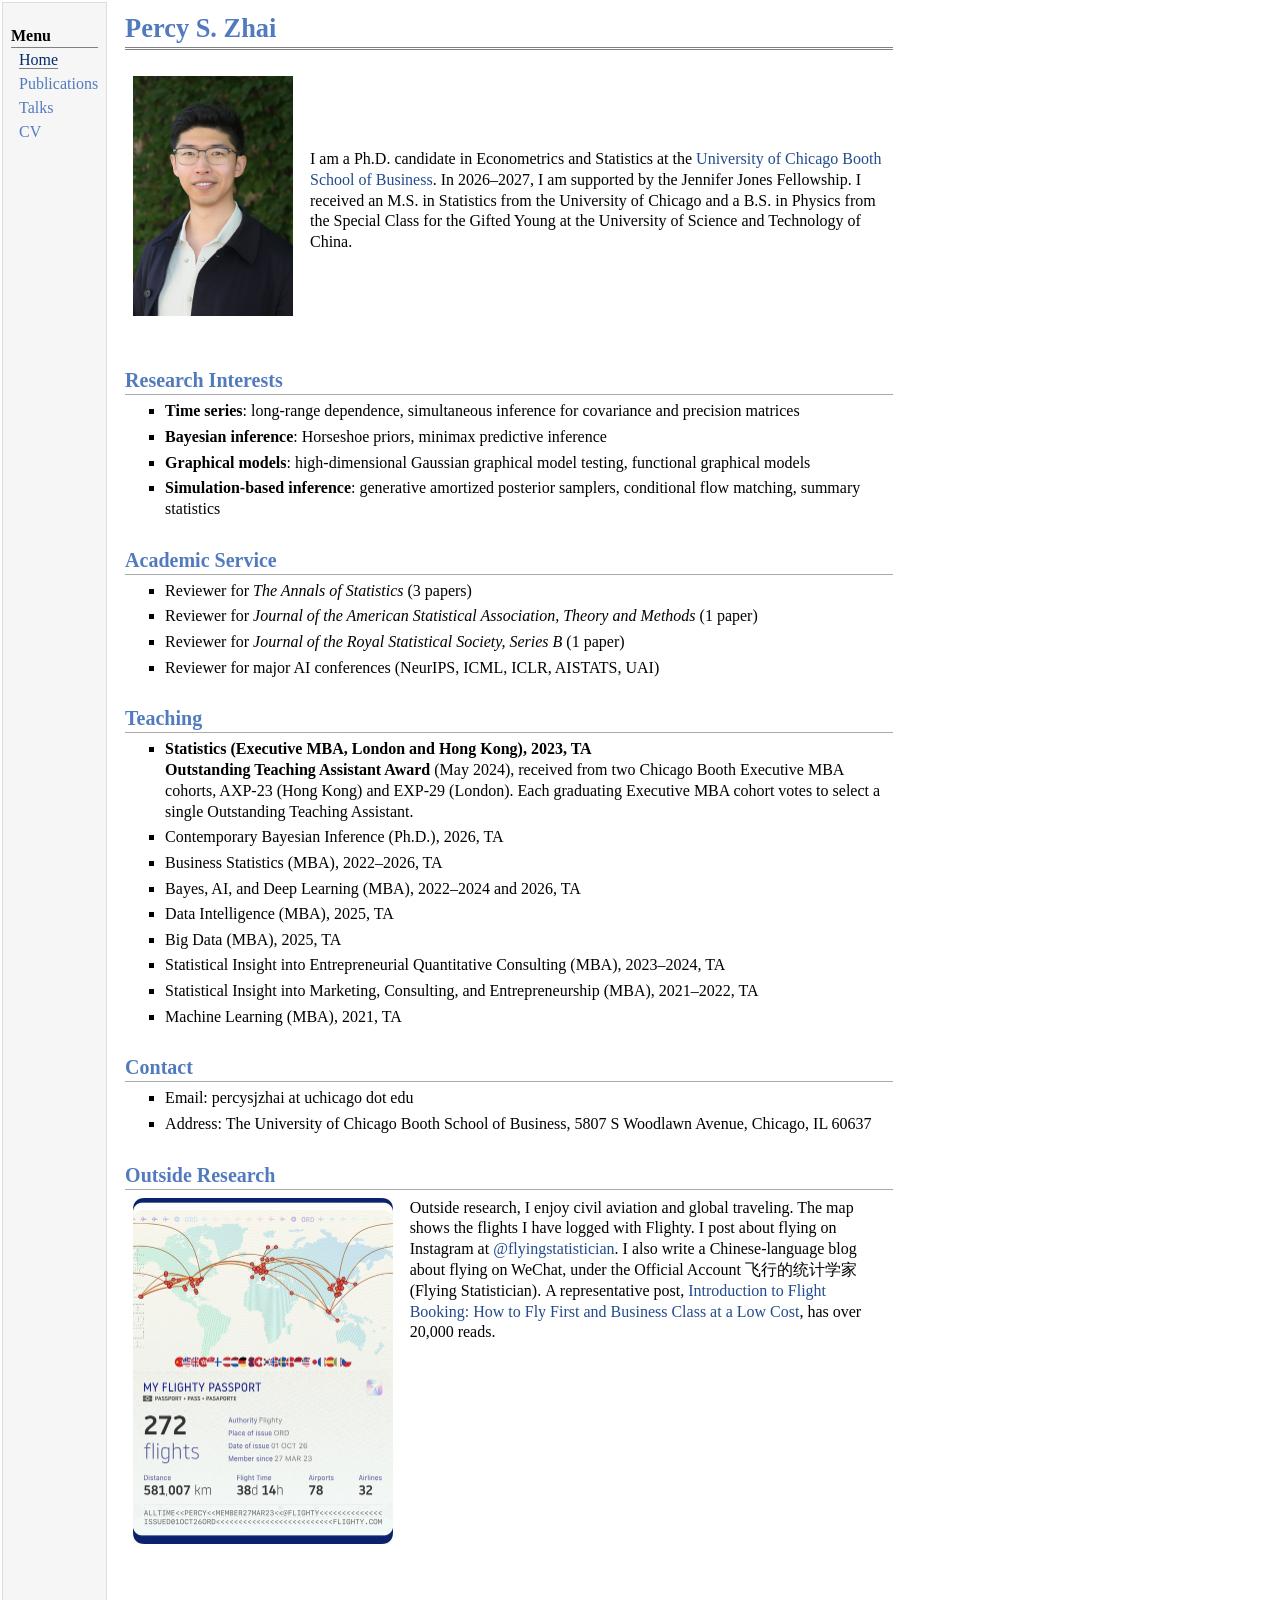
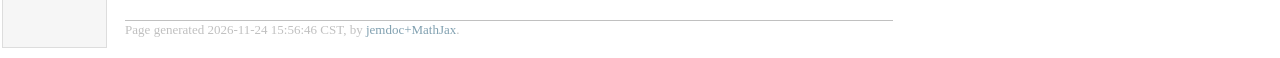
<file: index.html>
<!DOCTYPE html PUBLIC "-//W3C//DTD XHTML 1.1//EN"
  "http://www.w3.org/TR/xhtml11/DTD/xhtml11.dtd">
<html xmlns="http://www.w3.org/1999/xhtml" xml:lang="en">
<head>
<meta name="generator" content="jemdoc, see http://jemdoc.jaboc.net/" />
<meta http-equiv="Content-Type" content="text/html;charset=utf-8" />
<link rel="stylesheet" href="jemdoc.css" type="text/css" />
<title>Percy S. Zhai</title>
</head>
<body>
<table summary="Table for page layout." id="tlayout">
<tr valign="top">
<td id="layout-menu">
<div class="menu-category">Menu</div>
<div class="menu-item"><a href="index.html" class="current">Home</a></div>
<div class="menu-item"><a href="publications.html">Publications</a></div>
<div class="menu-item"><a href="talks.html">Talks</a></div>
<div class="menu-item"><a href="cv.pdf">CV</a></div>
</td>
<td id="layout-content">
<div id="toptitle">
<h1>Percy S. Zhai</h1>
</div>
<table class="imgtable"><tr><td>
<img src="photo.jpg" alt="photo" width="160px" />&nbsp;</td>
<td align="left"><p>I am a Ph.D. candidate in Econometrics and Statistics at the
<a href="https://www.chicagobooth.edu/" target=&ldquo;blank&rdquo;>University of Chicago Booth School of Business</a>.





In 2026&ndash;2027, I am supported by the Jennifer Jones Fellowship.
I received an M.S. in Statistics from the University of Chicago and a B.S. in Physics
from the Special Class for the Gifted Young at the University of Science and Technology of China.
</p>
</td></tr></table>
<h2>Research Interests</h2>
<ul>
<li><p><b>Time series</b>: long-range dependence, simultaneous inference for covariance and precision matrices
</p>
</li>
<li><p><b>Bayesian inference</b>: Horseshoe priors, minimax predictive inference
</p>
</li>
<li><p><b>Graphical models</b>: high-dimensional Gaussian graphical model testing, functional graphical models
</p>
</li>
<li><p><b>Simulation-based inference</b>: generative amortized posterior samplers, conditional flow matching, summary statistics
</p>
</li>
</ul>
<h2>Academic Service</h2>
<ul>
<li><p>Reviewer for <i>The Annals of Statistics</i> (3 papers)
</p>
</li>
<li><p>Reviewer for <i>Journal of the American Statistical Association, Theory and Methods</i> (1 paper)
</p>
</li>
<li><p>Reviewer for <i>Journal of the Royal Statistical Society, Series B</i> (1 paper)
</p>
</li>
<li><p>Reviewer for major AI conferences (NeurIPS, ICML, ICLR, AISTATS, UAI)
</p>
</li>
</ul>
<h2>Teaching</h2>
<ul>
<li><p><b>Statistics (Executive MBA, London and Hong Kong), 2023, TA</b> <br />
<b>Outstanding Teaching Assistant Award</b> (May 2024), received from two Chicago Booth Executive MBA cohorts, AXP-23 (Hong Kong) and EXP-29 (London).
Each graduating Executive MBA cohort votes to select a single Outstanding Teaching Assistant.
</p>
</li>
<li><p>Contemporary Bayesian Inference (Ph.D.), 2026, TA
</p>
</li>
<li><p>Business Statistics (MBA), 2022&ndash;2026, TA
</p>
</li>
<li><p>Bayes, AI, and Deep Learning (MBA), 2022&ndash;2024 and 2026, TA
</p>
</li>
<li><p>Data Intelligence (MBA), 2025, TA
</p>
</li>
<li><p>Big Data (MBA), 2025, TA
</p>
</li>
<li><p>Statistical Insight into Entrepreneurial Quantitative Consulting (MBA), 2023&ndash;2024, TA
</p>
</li>
<li><p>Statistical Insight into Marketing, Consulting, and Entrepreneurship (MBA), 2021&ndash;2022, TA
</p>
</li>
<li><p>Machine Learning (MBA), 2021, TA
</p>
</li>
</ul>
<h2>Contact</h2>
<ul>
<li><p>Email: percysjzhai at uchicago dot edu
</p>
</li>
<li><p>Address: The University of Chicago Booth School of Business, 5807 S Woodlawn Avenue, Chicago, IL 60637
</p>
</li>
</ul>
<h2>Outside Research</h2>
<table class="imgtable"><tr><td>
<img src="flighty.jpg" alt="My Flighty flight map" width="260px" />&nbsp;</td>
<td align="left"><p>Outside research, I enjoy civil aviation and global traveling.
The map shows the flights I have logged with Flighty.
I post about flying on Instagram at <a href="https://www.instagram.com/flyingstatistician/" target=&ldquo;blank&rdquo;>@flyingstatistician</a>.
I also write a Chinese-language blog about flying on WeChat, under the Official Account 飞行的统计学家 (Flying Statistician).
A representative post, <a href="https://mp.weixin.qq.com/s/cOddZYU2uXtOz8UP1YdJvQ" target=&ldquo;blank&rdquo;>Introduction to Flight Booking: How to Fly First and Business Class at a Low Cost</a>, has over 20,000 reads.
</p>
</td></tr></table>
<div id="footer">
<div id="footer-text">
Page generated 2026-11-24 15:56:46 CST, by <a href="https://github.com/wsshin/jemdoc_mathjax" target="blank">jemdoc+MathJax</a>.
</div>
</div>
</td>
</tr>
</table>
</body>
</html>
</file>
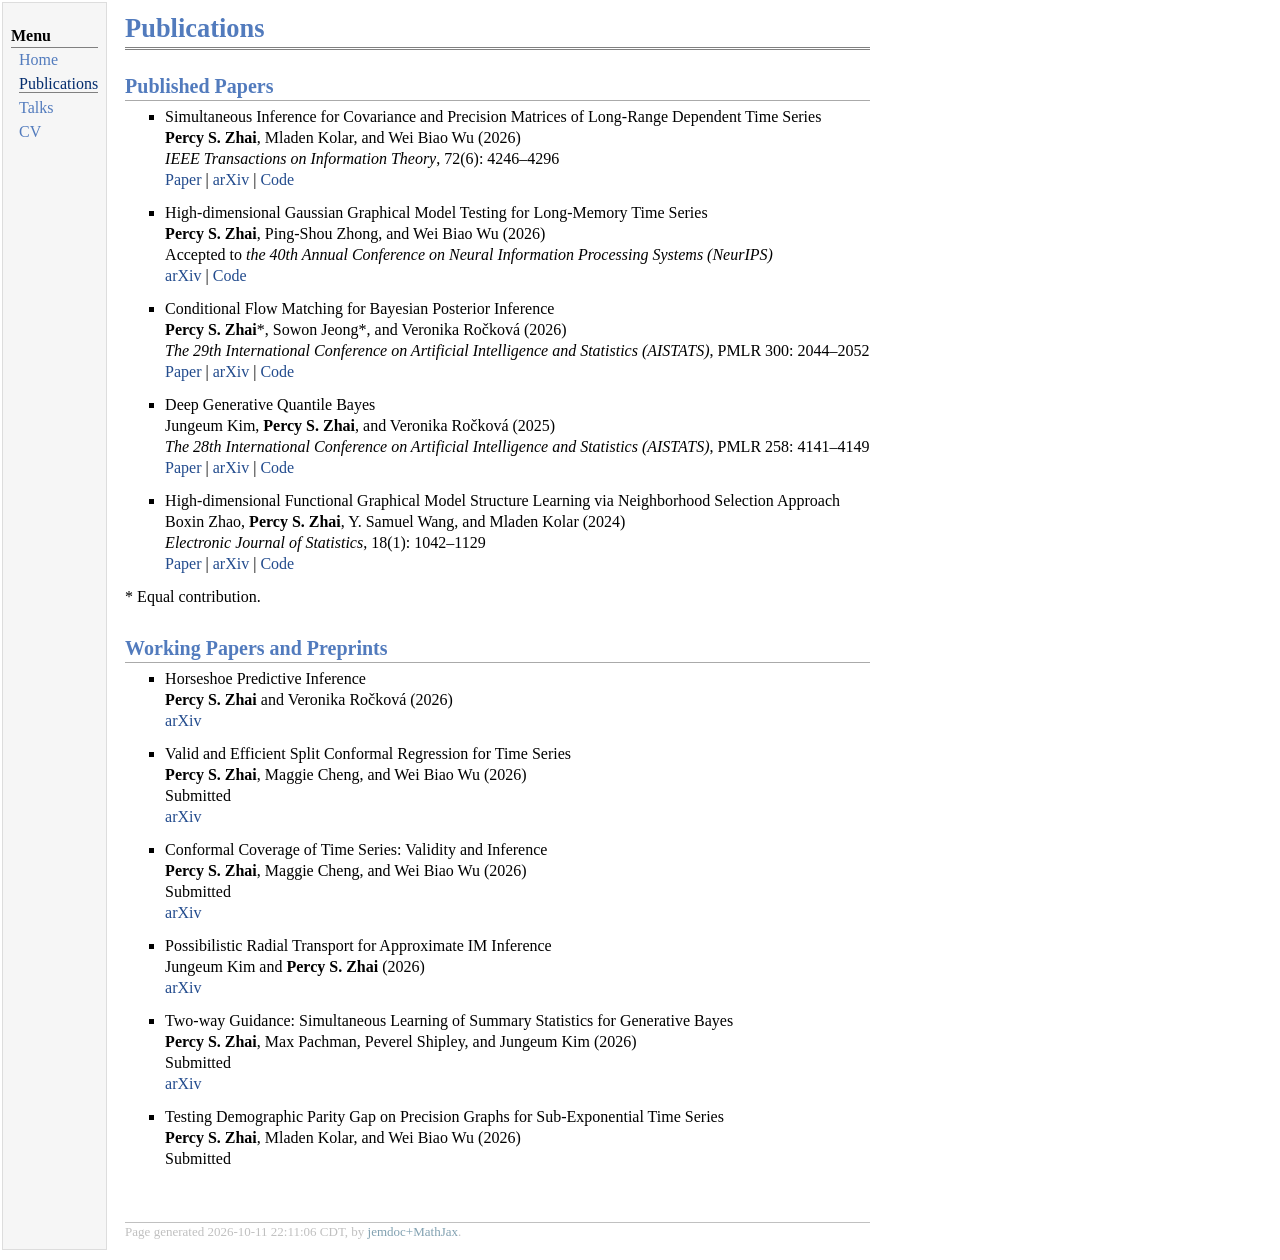
<file: publications.html>
<!DOCTYPE html PUBLIC "-//W3C//DTD XHTML 1.1//EN"
  "http://www.w3.org/TR/xhtml11/DTD/xhtml11.dtd">
<html xmlns="http://www.w3.org/1999/xhtml" xml:lang="en">
<head>
<meta name="generator" content="jemdoc, see http://jemdoc.jaboc.net/" />
<meta http-equiv="Content-Type" content="text/html;charset=utf-8" />
<link rel="stylesheet" href="jemdoc.css" type="text/css" />
<title>Publications</title>
</head>
<body>
<table summary="Table for page layout." id="tlayout">
<tr valign="top">
<td id="layout-menu">
<div class="menu-category">Menu</div>
<div class="menu-item"><a href="index.html">Home</a></div>
<div class="menu-item"><a href="publications.html" class="current">Publications</a></div>
<div class="menu-item"><a href="talks.html">Talks</a></div>
<div class="menu-item"><a href="cv.pdf">CV</a></div>
</td>
<td id="layout-content">
<div id="toptitle">
<h1>Publications</h1>
</div>
<h2>Published Papers</h2>
<ul>
<li><p>Simultaneous Inference for Covariance and Precision Matrices of Long-Range Dependent Time Series <br />
<b>Percy S. Zhai</b>, Mladen Kolar, and Wei Biao Wu (2026) <br />
<i>IEEE Transactions on Information Theory</i>, 72(6): 4246&ndash;4296 <br />
<a href="https://doi.org/10.1109/TIT.2026.3685246" target=&ldquo;blank&rdquo;>Paper</a> | <a href="https://arxiv.org/abs/2604.16219" target=&ldquo;blank&rdquo;>arXiv</a> | <a href="https://github.com/PercyZhai/GA-Experiments" target=&ldquo;blank&rdquo;>Code</a>
</p>
</li>
</ul>
<ul>
<li><p>High-dimensional Gaussian Graphical Model Testing for Long-Memory Time Series <br />
<b>Percy S. Zhai</b>, Ping-Shou Zhong, and Wei Biao Wu (2026) <br />
Accepted to <i>the 40th Annual Conference on Neural Information Processing Systems (NeurIPS)</i> <br />
<a href="https://arxiv.org/abs/2609.30565" target=&ldquo;blank&rdquo;>arXiv</a> | <a href="https://github.com/PercyZhai/time-series-GGM-test" target=&ldquo;blank&rdquo;>Code</a>
</p>
</li>
</ul>
<ul>
<li><p>Conditional Flow Matching for Bayesian Posterior Inference <br />
<b>Percy S. Zhai</b>*, Sowon Jeong*, and Veronika Ročková (2026) <br />
<i>The 29th International Conference on Artificial Intelligence and Statistics (AISTATS)</i>, PMLR 300: 2044&ndash;2052 <br />
<a href="https://proceedings.mlr.press/v300/zhai26a.html" target=&ldquo;blank&rdquo;>Paper</a> | <a href="https://arxiv.org/abs/2510.09534" target=&ldquo;blank&rdquo;>arXiv</a> | <a href="https://github.com/sowonjeong/flow-posterior" target=&ldquo;blank&rdquo;>Code</a>
</p>
</li>
</ul>
<ul>
<li><p>Deep Generative Quantile Bayes <br />
Jungeum Kim, <b>Percy S. Zhai</b>, and Veronika Ročková (2025) <br />
<i>The 28th International Conference on Artificial Intelligence and Statistics (AISTATS)</i>, PMLR 258: 4141&ndash;4149 <br />
<a href="https://proceedings.mlr.press/v258/kim25d.html" target=&ldquo;blank&rdquo;>Paper</a> | <a href="https://arxiv.org/abs/2410.08378" target=&ldquo;blank&rdquo;>arXiv</a> | <a href="https://github.com/JungeumKim/generative_quantile" target=&ldquo;blank&rdquo;>Code</a>
</p>
</li>
</ul>
<ul>
<li><p>High-dimensional Functional Graphical Model Structure Learning via Neighborhood Selection Approach <br />
Boxin Zhao, <b>Percy S. Zhai</b>, Y. Samuel Wang, and Mladen Kolar (2024) <br />
<i>Electronic Journal of Statistics</i>, 18(1): 1042&ndash;1129 <br />
<a href="https://doi.org/10.1214/24-EJS2219" target=&ldquo;blank&rdquo;>Paper</a> | <a href="https://arxiv.org/abs/2105.02487" target=&ldquo;blank&rdquo;>arXiv</a> | <a href="https://github.com/PercyZhai/FGM_Neighborhood" target=&ldquo;blank&rdquo;>Code</a>
</p>
</li>
</ul>
<p>* Equal contribution.
</p>
<h2>Working Papers and Preprints</h2>
<ul>
<li><p>Horseshoe Predictive Inference <br />
<b>Percy S. Zhai</b> and Veronika Ročková (2026) <br />
<a href="https://arxiv.org/abs/2604.16661" target=&ldquo;blank&rdquo;>arXiv</a>
</p>
</li>
</ul>
<ul>
<li><p>Valid and Efficient Split Conformal Regression for Time Series <br />
<b>Percy S. Zhai</b>, Maggie Cheng, and Wei Biao Wu (2026) <br />
Submitted <br />
<a href="https://arxiv.org/abs/2609.33866" target=&ldquo;blank&rdquo;>arXiv</a>
</p>
</li>
</ul>
<ul>
<li><p>Conformal Coverage of Time Series: Validity and Inference <br />
<b>Percy S. Zhai</b>, Maggie Cheng, and Wei Biao Wu (2026) <br />
Submitted <br />
<a href="https://arxiv.org/abs/2609.33868" target=&ldquo;blank&rdquo;>arXiv</a>
</p>
</li>
</ul>
<ul>
<li><p>Possibilistic Radial Transport for Approximate IM Inference <br />
Jungeum Kim and <b>Percy S. Zhai</b> (2026) <br />
<a href="https://arxiv.org/abs/2610.09956" target=&ldquo;blank&rdquo;>arXiv</a>
</p>
</li>
</ul>
<ul>
<li><p>Two-way Guidance: Simultaneous Learning of Summary Statistics for Generative Bayes <br />
<b>Percy S. Zhai</b>, Max Pachman, Peverel Shipley, and Jungeum Kim (2026) <br />
Submitted <br />
<a href="https://arxiv.org/abs/2610.12850" target=&ldquo;blank&rdquo;>arXiv</a>
</p>
</li>
</ul>
<ul>
<li><p>Testing Demographic Parity Gap on Precision Graphs for Sub-Exponential Time Series <br />
<b>Percy S. Zhai</b>, Mladen Kolar, and Wei Biao Wu (2026) <br />
Submitted
</p>
</li>
</ul>
<div id="footer">
<div id="footer-text">
Page generated 2026-10-11 22:11:06 CDT, by <a href="https://github.com/wsshin/jemdoc_mathjax" target="blank">jemdoc+MathJax</a>.
</div>
</div>
</td>
</tr>
</table>
</body>
</html>
</file>
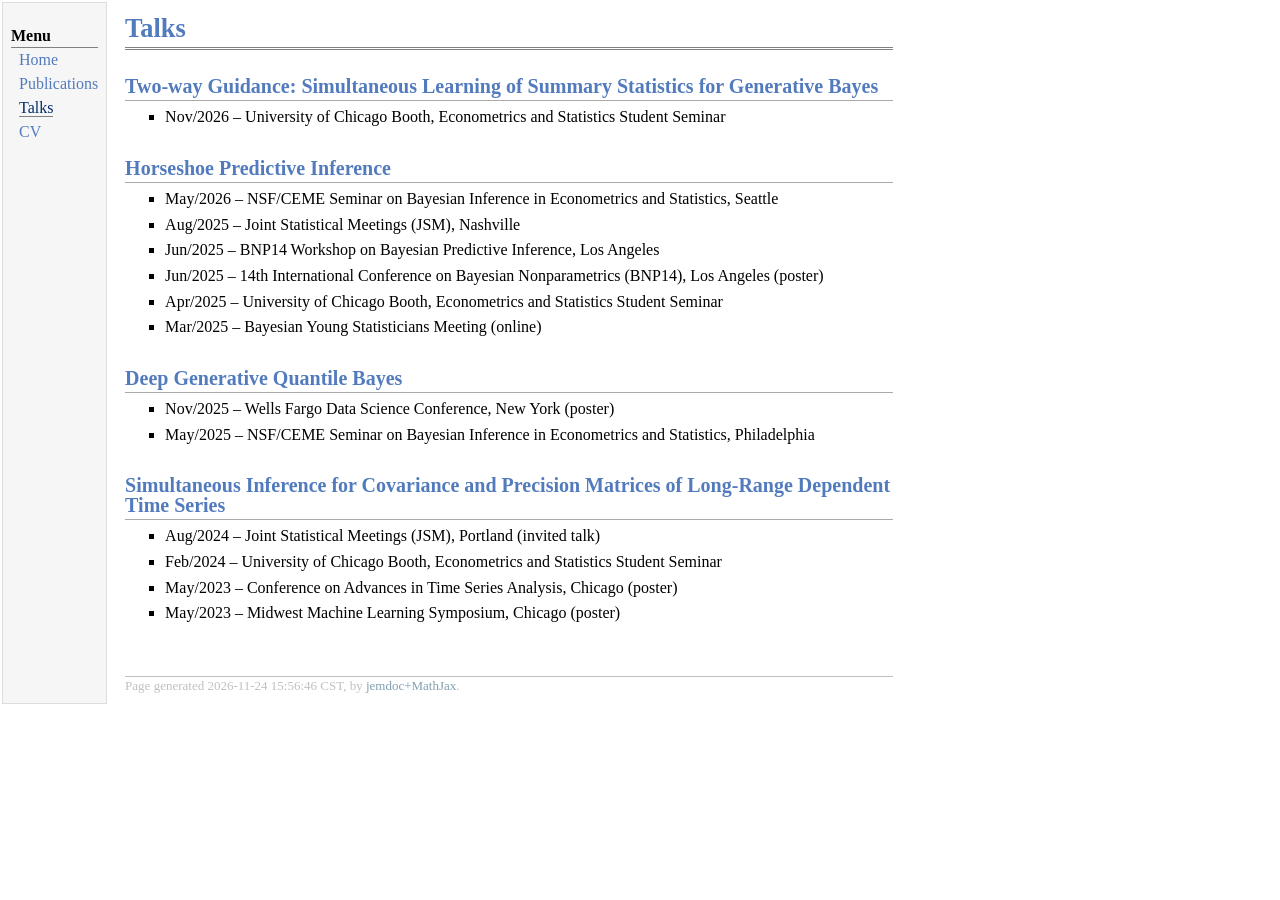
<file: talks.html>
<!DOCTYPE html PUBLIC "-//W3C//DTD XHTML 1.1//EN"
  "http://www.w3.org/TR/xhtml11/DTD/xhtml11.dtd">
<html xmlns="http://www.w3.org/1999/xhtml" xml:lang="en">
<head>
<meta name="generator" content="jemdoc, see http://jemdoc.jaboc.net/" />
<meta http-equiv="Content-Type" content="text/html;charset=utf-8" />
<link rel="stylesheet" href="jemdoc.css" type="text/css" />
<title>Talks</title>
</head>
<body>
<table summary="Table for page layout." id="tlayout">
<tr valign="top">
<td id="layout-menu">
<div class="menu-category">Menu</div>
<div class="menu-item"><a href="index.html">Home</a></div>
<div class="menu-item"><a href="publications.html">Publications</a></div>
<div class="menu-item"><a href="talks.html" class="current">Talks</a></div>
<div class="menu-item"><a href="cv.pdf">CV</a></div>
</td>
<td id="layout-content">
<div id="toptitle">
<h1>Talks</h1>
</div>
<h2>Two-way Guidance: Simultaneous Learning of Summary Statistics for Generative Bayes</h2>
<ul>
<li><p>Nov/2026 &ndash; University of Chicago Booth, Econometrics and Statistics Student Seminar
</p>
</li>
</ul>
<h2>Horseshoe Predictive Inference</h2>
<ul>
<li><p>May/2026 &ndash; NSF/CEME Seminar on Bayesian Inference in Econometrics and Statistics, Seattle
</p>
</li>
<li><p>Aug/2025 &ndash; Joint Statistical Meetings (JSM), Nashville
</p>
</li>
<li><p>Jun/2025 &ndash; BNP14 Workshop on Bayesian Predictive Inference, Los Angeles
</p>
</li>
<li><p>Jun/2025 &ndash; 14th International Conference on Bayesian Nonparametrics (BNP14), Los Angeles (poster)
</p>
</li>
<li><p>Apr/2025 &ndash; University of Chicago Booth, Econometrics and Statistics Student Seminar
</p>
</li>
<li><p>Mar/2025 &ndash; Bayesian Young Statisticians Meeting (online)
</p>
</li>
</ul>
<h2>Deep Generative Quantile Bayes</h2>
<ul>
<li><p>Nov/2025 &ndash; Wells Fargo Data Science Conference, New York (poster)
</p>
</li>
<li><p>May/2025 &ndash; NSF/CEME Seminar on Bayesian Inference in Econometrics and Statistics, Philadelphia
</p>
</li>
</ul>
<h2>Simultaneous Inference for Covariance and Precision Matrices of Long-Range Dependent Time Series</h2>
<ul>
<li><p>Aug/2024 &ndash; Joint Statistical Meetings (JSM), Portland (invited talk)
</p>
</li>
<li><p>Feb/2024 &ndash; University of Chicago Booth, Econometrics and Statistics Student Seminar
</p>
</li>
<li><p>May/2023 &ndash; Conference on Advances in Time Series Analysis, Chicago (poster)
</p>
</li>
<li><p>May/2023 &ndash; Midwest Machine Learning Symposium, Chicago (poster)
</p>
</li>
</ul>
<div id="footer">
<div id="footer-text">
Page generated 2026-11-24 15:56:46 CST, by <a href="https://github.com/wsshin/jemdoc_mathjax" target="blank">jemdoc+MathJax</a>.
</div>
</div>
</td>
</tr>
</table>
</body>
</html>
</file>
<file: jemdoc.css>
/* Default css file for jemdoc. */

table#tlayout {
	border: none;
	border-collapse: separate;
	background: white;
}

body {
	background: white;
	font-family: Georgia, serif;
	padding-bottom: 8px;
	margin: 0;
}

#layout-menu {
	background: #f6f6f6;
	border: 1px solid #dddddd;
	padding-top: 0.5em;
	padding-left: 8px;
	padding-right: 8px;
	font-size: 1.0em;
	width: auto;
	white-space: nowrap;
	text-align: left;
	vertical-align: top;
}

#layout-menu td {
	background: #f4f4f4;
	vertical-align: top;
}

#layout-content {
	padding-top: 0.0em;
	padding-left: 1.0em;
	padding-right: 1.0em;
	border: none;
	background: white;
	text-align: left;
	vertical-align: top;
}

#layout-menu a {
	line-height: 1.5em;
	margin-left: 0.5em;
}

tt {
	background: #ffffdd;
}

pre, tt {
	font-size: 90%;
	font-family: monaco, monospace;
}

a, a > tt {
	color: #224b8d;
	text-decoration: none;
}

a:hover {
	border-bottom: 1px gray dotted;
}

#layout-menu a.current:link, #layout-menu a.current:visited {
	color: #022b6d;
	border-bottom: 1px gray solid;
}
#layout-menu a:link, #layout-menu a:visited, #layout-menu a:hover {
	color: #527bbd;
	text-decoration: none;
}
#layout-menu a:hover {
	text-decoration: none;
}

div.menu-category {
	border-bottom: 1px solid gray;
	margin-top: 0.8em;
	padding-top: 0.2em;
	padding-bottom: 0.1em;
	font-weight: bold;
}

div.menu-item {
	padding-left: 16px;
	text-indent: -16px;
}

div#toptitle {
	padding-bottom: 0.2em;
	margin-bottom: 1.5em;
	border-bottom: 3px double gray;
}

/* Reduce space if we begin the page with a title. */
div#toptitle + h2, div#toptitle + h3 {
	margin-top: -0.7em;
}

div#subtitle {
	margin-top: 0.0em;
	margin-bottom: 0.0em;
	padding-top: 0em;
	padding-bottom: 0.1em;
}

em {
	font-style: italic;
}

strong {
	font-weight: bold;
}


h1, h2, h3 {
	color: #527bbd;
	margin-top: 0.7em;
	margin-bottom: 0.3em;
	padding-bottom: 0.2em;
	line-height: 1.0;
	padding-top: 0.5em;
	border-bottom: 1px solid #aaaaaa;
}

h1 {
	font-size: 165%;
}

h2 {
	padding-top: 0.8em;
	font-size: 125%;
}

h2 + h3 {
	padding-top: 0.2em;
}

h3 {
	font-size: 110%;
	border-bottom: none;
}

p {
	margin-top: 0.0em;
	margin-bottom: 0.8em;
	padding: 0;
	line-height: 1.3;
}

pre {
	padding: 0;
	margin: 0;
}

div#footer {
	font-size: small;
	border-top: 1px solid #c0c0c0;
	padding-top: 0.1em;
	margin-top: 4.0em;
	color: #c0c0c0;
}

div#footer a {
	color: #80a0b0;
}

div#footer-text {
	float: left;
	padding-bottom: 8px;
}

ul, ol, dl {
	margin-top: 0.2em;
	padding-top: 0;
	margin-bottom: 0.8em;
}

dt {
	margin-top: 0.5em;
	margin-bottom: 0;
}

dl {
	margin-left: 20px;
}

dd {
	color: #222222;
}

dd > *:first-child {
	margin-top: 0;
}

ul {
	list-style-position: outside;
	list-style-type: square;
}

p + ul, p + ol {
	margin-top: -0.5em;
}

li ul, li ol {
	margin-top: -0.3em;
}

ol {
	list-style-position: outside;
	list-style-type: decimal;
}

li p, dd p {
	margin-bottom: 0.3em;
}


ol ol {
	list-style-type: lower-alpha;
}

ol ol ol {
	list-style-type: lower-roman;
}

p + div.codeblock {
	margin-top: -0.6em;
}

div.codeblock, div.infoblock {
	margin-right: 0%;
	margin-top: 1.2em;
	margin-bottom: 1.3em;
}

div.blocktitle {
	font-weight: bold;
	color: #cd7b62;
	margin-top: 1.2em;
	margin-bottom: 0.1em;
}

div.blockcontent {
	border: 1px solid silver;
	padding: 0.3em 0.5em;
}

div.infoblock > div.blockcontent {
	background: #ffffee;
}

div.blockcontent p + ul, div.blockcontent p + ol {
	margin-top: 0.4em;
}

div.infoblock p {
	margin-bottom: 0em;
}

div.infoblock li p, div.infoblock dd p {
	margin-bottom: 0.5em;
}

div.infoblock p + p {
	margin-top: 0.8em;
}

div.codeblock > div.blockcontent {
	background: #f6f6f6;
}

span.pycommand {
	color: #000070;
}

span.statement {
	color: #008800;
}
span.builtin {
	color: #000088;
}
span.special {
	color: #990000;
}
span.operator {
	color: #880000;
}
span.error {
	color: #aa0000;
}
span.comment, span.comment > *, span.string, span.string > * {
	color: #606060;
}

@media print {
	#layout-menu {
		display: none;
	}

}

#fwtitle {
	margin: 2px;
}

#fwtitle #toptitle {
	padding-left: 0.5em;
	margin-bottom: 0.5em;
}

#layout-content h1:first-child, #layout-content h2:first-child, #layout-content h3:first-child {
	margin-top: -0.7em;
}

div#toptitle h1, #layout-content div#toptitle h1 {
	margin-bottom: 0.0em;
	padding-bottom: 0.1em;
	padding-top: 0;
	margin-top: 0.5em;
	border-bottom: none;
}

img.eq {
	padding: 0;
	padding-left: 0.1em;
	padding-right: 0.1em;
	margin: 0;
}

img.eqwl {
	padding-left: 2em;
	padding-top: 0.6em;
	padding-bottom: 0.2em;
	margin: 0;
}

table {
	border: 2px solid black;
	border-collapse: collapse;
}

td {
	padding: 2px;
	padding-left: 0.5em;
	padding-right: 0.5em;
	text-align: center;
	border: 1px solid gray;
}

table + table {
	margin-top: 1em;
}

tr.heading {
	font-weight: bold;
	border-bottom: 2px solid black;
}

img {
	border: none;
}

table.imgtable, table.imgtable td {
	border: none;
	text-align: left;
}

/* Limit the content column width so lines stay readable on wide screens. */
#layout-content > * {
	max-width: 48rem;
	box-sizing: border-box;
}

/* Top-align text beside images inside sections (e.g., Outside Research). */
#layout-content h2 + table.imgtable td {
	vertical-align: top;
}
</file>
